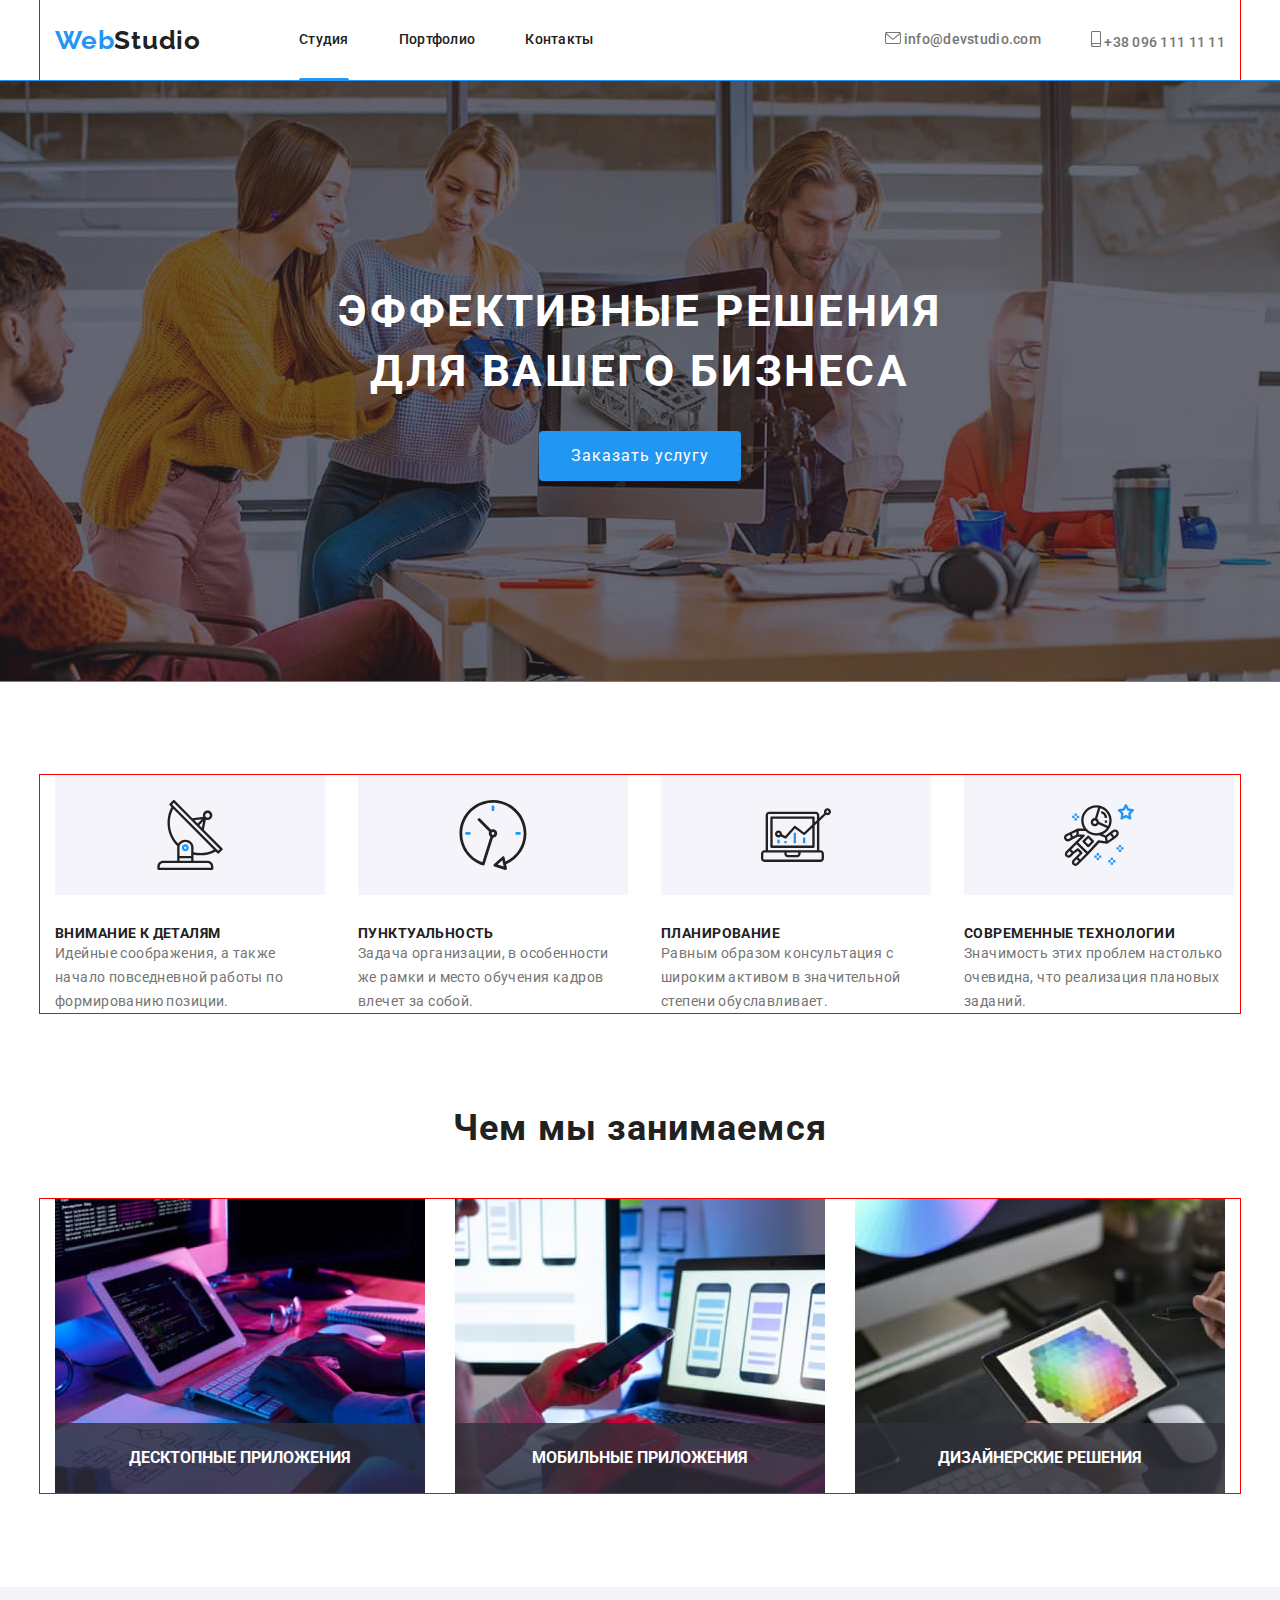
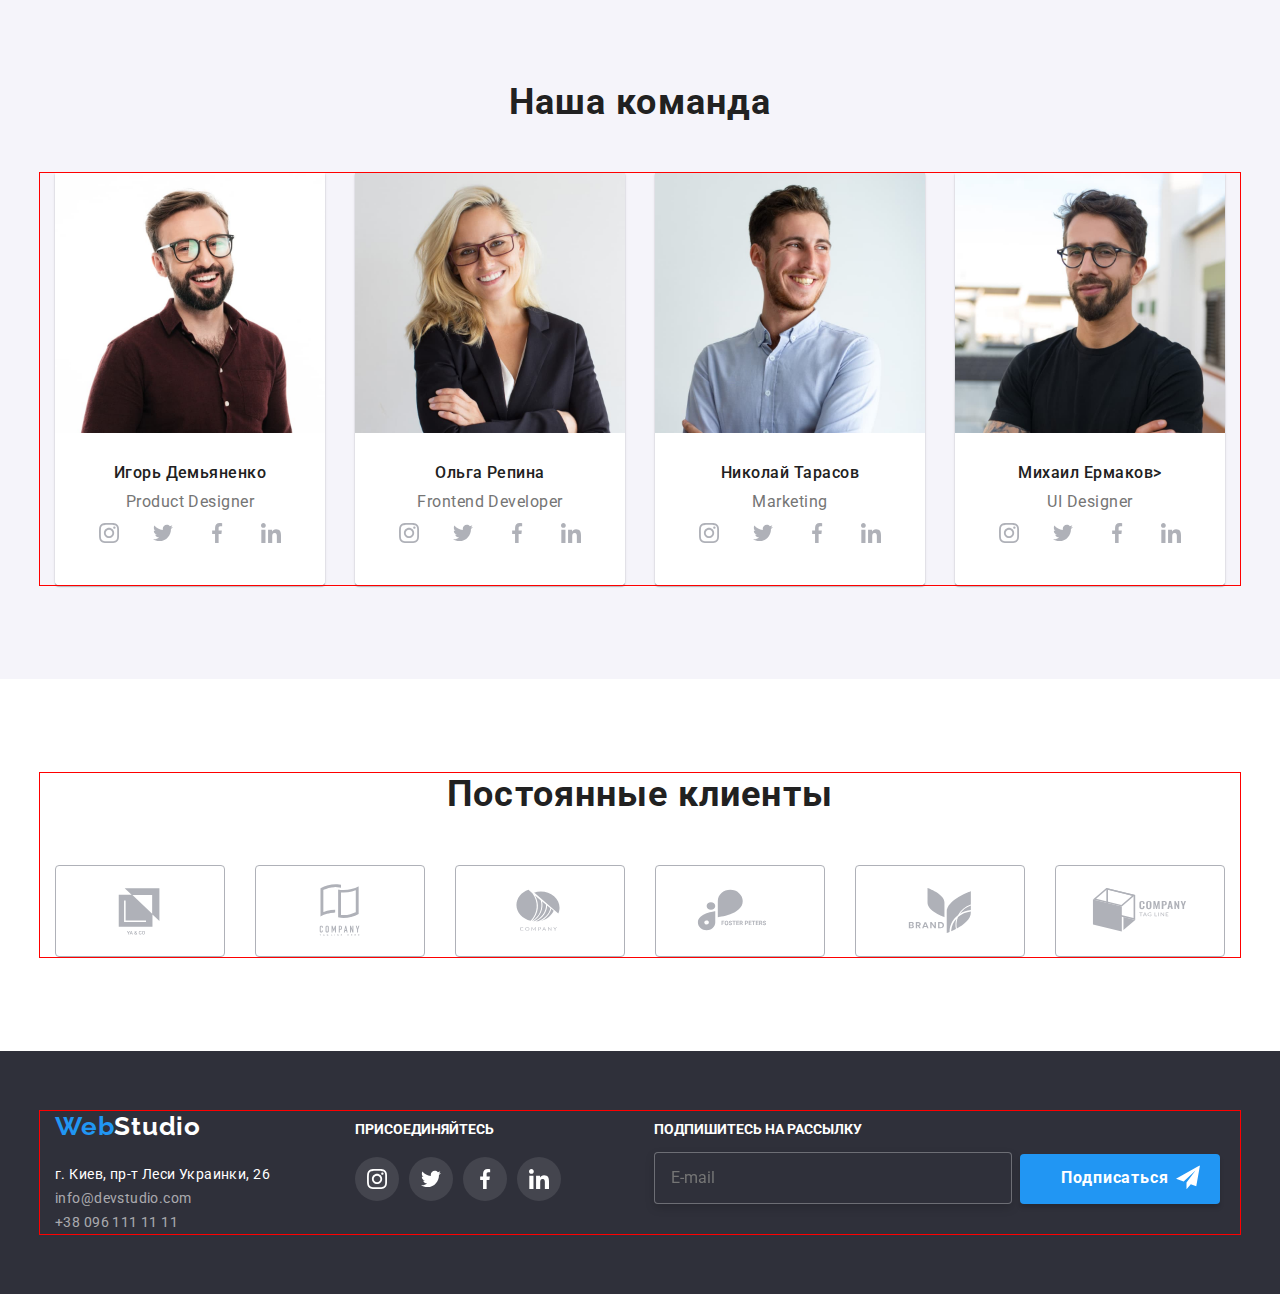
<file: index.html>
<!DOCTYPE html>
<html lang="ru">
<head>
                  <meta charset="UTF-8">
                  <meta http-equiv="X-UA-Compatible" content="IE=edge">
                  <meta name="viewport" content="width=device-width, initial-scale=1.0">
                  <title>Студия</title>
                  <link rel="preconnect" href="https://fonts.googleapis.com">
                  <link rel="preconnect" href="https://fonts.gstatic.com" crossorigin>
                  <link href="https://fonts.googleapis.com/css2?family=Raleway
                  :wght@700&family=Roboto:wght@400;500;700;900&display=swap" rel="stylesheet">
                  <link 
                  rel="stylesheet" 
                  href=" https://cdnjs.cloudflare.com/ajax/libs/modern-normalize/1.1.0/modern-normalize.min.css">
                  <!-- <link
                  rel="stylesheet"
                  href="https://github.com/sindresorhus/modern-normalize/blob/main/
                  modern-normalize.css"/> -->
                  <link rel="stylesheet" href="./css/styles.css"/>
                  
</head>
<body>
    <!--Site header-->
    <header> 
      <div class="container">
        <nav>
          <a href="index.html" class="logo"><span>Web</span> <span class="logo-color-black">Studio</span></a>


          <!-- Navigation to anoter pages -->
          <ul class="links">                
        <li><a href="index.html" class="link-nav-index">Студия</a></li>
        <li><a href="./portfolio.html" class="link-nav">Портфолио</a></li>
        <li><a href="#" class="link-nav">Контакты</a></li>
          </ul>
        </nav>
      
                
                  <!-- Contact info header-->  
                  <ul class="contacts">    
                  <li> <a  href="mailto:info@devstudio.com" class="a-mail">
                    <svg class="icon-envelopehover-svg">
                      <use href="./images/icons.svg#icon-envelope"></use>
                      </svg> info@devstudio.com</a>
                  </li>
                  <li> 
                     <a  href="tel:+380961111111" class="a-mail">
                       <svg class="icon-mobile-svg">
                      <use href="./images/icons.svg#icon-smartphone"></use>
                      </svg> +38 096 111 11 11</a>
                  </li>
                  </ul>
      </div>
    </header>

    <!--Main-->
    <main>

                <!--Hero-->
                <div> 
                <section class="hero">
                  <h1 class="hero-title">Эффективные решения для вашего бизнеса</h1>
                  <button data-modal-open class="hero-btn"  type="button">Заказать услугу</button>
                  <div data-modal class="backdrop is-hidden"> 
                    <div class="modal">
                      <div class="exit">
                        <button class="btn-exit-modal" type="button">
                      <svg class="close" data-modal-close width="30" 
                      height="30" fill="none" xmlns="http://www.w3.org/2000/svg">
                      <!-- commit 1st ATTEMPT -спроба- -->
                        <!-- <circle cx="15" cy="15" r="15" fill="#fff"/>
                        <circle cx="15" cy="15" r="14.5" /> -->
                        <path d="M21 10.108 19.892 9 15.5 13.392 11.108 9 10 10.108l4.392 4.392L10 18.892 11.108 
                        20l4.392-4.392L19.892 20 21 18.892 16.608 14.5 21 10.108Z" 
                        fill="#000"/>
                      </svg>
                    </button>
                    </div>
                      <!-- SEND TO FORM in Modal window-->
                      <div class="send-to-modal">
                        <form action="true" class="js-speaker-formM">
                      <h3 class="send-to-modal">Оставьте свои данные, мы вам перезвоним</h3>
                      <label class="label-style-modal" >
                       <span class="span-style-modal">Имя</span>
                      <input type="text" name="username" autofocus class="input-style-modal"/>
                      <svg class="icon-svg-modal" width="18" height="18">
                        <use href="./images/icons.svg#icon-person">
                        </use>
                      </svg>
                    </label>     
                      <label class="label-style-modal">
                        <span class="span-style-modal">Телефон</span>
                      <input type="tel" name="phone_number" class="input-style-modal" />
                      <svg class="icon-svg-modal" width="18" height="18">
                        <use href="./images/icons.svg#icon-phone">
                        </use>
                      </svg>
                      </label>
                       <label class="label-style-modal">
                       <span class="span-style-modal">Почта</span> 
                        <input type="email" name="email" required class="input-style-modal"/>
                        <svg class="icon-svg-modal" width="18" height="18">
                          <use href="./images/icons.svg#icon-email">
                          </use>
                        </svg>
                      </label>
                      <label class="label-style-modal">
                        <span class="span-style-modal">Комментарий</span>
                        <textarea name="feedback" rows="6" class="fback" placeholder="Введите текст" ></textarea>
                      </label>
                      
                      <label class="label-style-check">
                      <input type="checkbox" name="check"  class="checkbox"/>
                      <svg class="icon-check" width="16" height="15">
                        <use href="./images/icons.svg#icon-check">
                        </use>
                      </svg>

                        <span class="span-style-modal-condi">Соглашаюсь с рассылкой и принимаю 
                          <a href="#" class="conditions">Условия договора</a></span>
                          <button  class="btn-sendup" type="submit">Отправить</button>
                        </label>

                    </form>
                    </div>
                  </div>
                </section>                     
                </div>                 
                <!--Advantages-->   
                <section class="section" advanta>
                <h2 class="hedden-elem">Наши преимущества</h2>
                <div class="container advant"> 
                                  <ul>                
                                    <li class="list-advantages" >
                                      <div class="icon-antenna">
                                        <svg class="icon-antenna-svg">
                                        <use href="./images/icons.svg#icon-antenna"></use>
                                        </svg>
                                      </div>
                                      <h3 class="advantages">Внимание к деталям</h3>
                                    <p class="advantages-text">Идейные соображения, а также начало повседневной
                                     работы по формированию позиции.</p></li>

                                     <li class="list-advantages">
                                      <div class="icon-clock1">
                                        <svg class="icon-clock1-svg">
                                        <use href="./images/icons.svg#icon-clock"></use>
                                        </svg>
                                      </div>
                                      <h3 class="advantages">Пунктуальность</h3>
                                    <p class="advantages-text">Задача организации, в особенности же рамки и место
                                     обучения кадров влечет за собой.</p></li>

                                     <li class="list-advantages">
                                      <div class="icon-diagram1">
                                        <svg class="icon-diagram1-svg">
                                        <use href="./images/icons.svg#icon-diagram"></use>
                                        </svg>
                                      </div> 
                                      <h3 class="advantages">Планирование</h3>
                                    <p class="advantages-text">Равным образом консультация с широким активом в
                                     значительной степени обуславливает.</p></li>

                                    <li class="list-advantages">
                                      <div class="icon-astronaut1">
                                        <svg class="icon-astronaut1-svg">
                                        <use href="./images/icons.svg#icon-astronaut"></use>
                                        </svg>
                                      </div> 
                                      <h3 class="advantages">Современные технологии</h3>
                                    <p class="advantages-text">Значимость этих проблем настолько очевидна, 
                                    что реализация плановых заданий.</p></li>
                                    
                                    
                                  </ul>
                </div>
                </section>

                <!--What do we do?-->
                <section class="section do">
                  <h2 class="doing">Чем мы занимаемся</h2>
                  <div class="container">
                  <ul class="list-image-do">                
                                    <li> 
                                      <div class="product-thumb">
                                      <img class="image-do" src="images/img1-sec-do.jpg" alt="написание кода" width="370" height="294"/>
                                      <div class="item-do"><h3>Десктопные приложения</h3></div>
                                    </div>
                                    </li>
                                    <li>
                                      <div class="product-thumb">
                                      <img class="image-do" src="images/img2-sec-do.jpg" alt="мобильные версии экранов" width="370" height="294"/>
                                      <div class="item-do"><h3>Мобильные приложения</h3></div>
                                    </div>
                                    </li>
                                    <li> 
                                      <div class="product-thumb">
                                      <img class="image-do" src="images/img3-sec-do.jpg" alt="графика на планшете" width="370" height="294"/>
                                      <div class="item-do"><h3>Дизайнерские решения</h3></div>
                                    </div>
                                    </li>
                  </ul>
                  </div>                                  
                </section>

                <!--Our team-->
                <section class="section bgteam">
                    <h2 class="team"> Наша команда </h2>
                    <div class="container">
                    <ul class="list-image-team">
                      <li class="card-point"><img src="images/img1-sec-team.jpg" alt="Игорь Демьяненко Продакт Дизайнер" width="270" height="260">
                        <div  class="card-team">
                          <h3 class="img-name">Игорь Демьяненко</h3>
                        <p lang="en" class="img-proff">Product Designer</p>
                            <ul class="social">
                              <li class="social-link">
                                <a class="btn-soc" href="#" label="Инстаграм профиль">
                                  <svg class="soc-icon-svg">
                                    <use href="./images/icons.svg#icon-instagram">
                                    </use>
                                  </svg>
                                </a>
                              </li>
                              <li class="social-link">
                                <a class="btn-soc" href="#">
                                  <svg class="soc-icon-svg">
                                    <use href="./images/icons.svg#icon-twitter">
                                    </use>
                                  </svg>
                                </a>
                              </li>
                              <li class="social-link">
                                <a class="btn-soc" href="#">
                                  <svg class="soc-icon-svg">
                                    <use href="./images/icons.svg#icon-facebook">
                                    </use>
                                  </svg>
                                </a>
                              </li>
                              <li class="social-link">
                                <a class="btn-soc" href="#">
                                  <svg class="soc-icon-svg">
                                    <use href="./images/icons.svg#icon-linkedin">
                                    </use>
                                  </svg>
                                </a>
                              </li>
                            </ul>
                      </div>
                      </li>
                      <li class="card-point"><img src="images/img2-sec-team.jpg" alt="Ольга Репина Фронтендед Девелопер" width="270" height="260">
                        <div class="card-team">
                          <h3 class="img-name">Ольга Репина</h3>
                        <p lang="en" class="img-proff">Frontend Developer</p>
                        <ul class="social">
                          <li class="social-link">
                            <a class="btn-soc" href="#" label="Инстаграм профиль">
                              <svg class="soc-icon-svg">
                                <use href="./images/icons.svg#icon-instagram">
                                </use>
                              </svg>
                            </a>
                          </li>
                          <li class="social-link">
                            <a class="btn-soc" href="#">
                              <svg class="soc-icon-svg">
                                <use href="./images/icons.svg#icon-twitter">
                                </use>
                              </svg>
                            </a>
                          </li>
                          <li class="social-link">
                            <a class="btn-soc" href="#">
                              <svg class="soc-icon-svg">
                                <use href="./images/icons.svg#icon-facebook">
                                </use>
                              </svg>
                            </a>
                          </li>
                          <li class="social-link">
                            <a class="btn-soc" href="#">
                              <svg class="soc-icon-svg">
                                <use href="./images/icons.svg#icon-linkedin">
                                </use>
                              </svg>
                            </a>
                          </li>
                        </ul>
                      </div>
                    </li>
                      <li class="card-point"><img src="images/img3-sec-team.jpg" alt="Николай Тарасов Маркетинг" width="270" height="260">
                        <div class="card-team">
                          <h3 class="img-name">Николай Тарасов</h3>
                        <p lang="en" class="img-proff">Marketing</p>
                        <ul class="social">
                          <li class="social-link">
                            <a class="btn-soc" href="#" label="Инстаграм профиль">
                              <svg class="soc-icon-svg">
                                <use href="./images/icons.svg#icon-instagram">
                                </use>
                              </svg>
                            </a>
                          </li>
                          <li class="social-link">
                            <a class="btn-soc" href="#">
                              <svg class="soc-icon-svg">
                                <use href="./images/icons.svg#icon-twitter">
                                </use>
                              </svg>
                            </a>
                          </li>
                          <li class="social-link">
                            <a class="btn-soc" href="#">
                              <svg class="soc-icon-svg">
                                <use href="./images/icons.svg#icon-facebook">
                                </use>
                              </svg>
                            </a>
                          </li>
                          <li class="social-link">
                            <a class="btn-soc" href="#">
                              <svg class="soc-icon-svg">
                                <use href="./images/icons.svg#icon-linkedin">
                                </use>
                              </svg>
                            </a>
                          </li>
                        </ul>
                      </div>
                    </li>
                      <li class="card-point"><img src="images/img4-sec-team.jpg" alt="Михаил Ермаков Дизайнер пользовательского интерфейса" width="270" height="260">
                        <div class="card-team">
                          <h3 class="img-name">Михаил Ермаков></h3>
                          <p lang="en" class="img-proff">UI Designer</p>
                          <ul class="social">
                            <li class="social-link">
                              <a class="btn-soc" href="#" label="Инстаграм профиль">
                                <svg class="soc-icon-svg">
                                  <use href="./images/icons.svg#icon-instagram">
                                  </use>
                                </svg>
                              </a>
                            </li>
                            <li class="social-link">
                              <a class="btn-soc" href="#">
                                <svg class="soc-icon-svg">
                                  <use href="./images/icons.svg#icon-twitter">
                                  </use>
                                </svg>
                              </a>
                            </li>
                            <li class="social-link">
                              <a class="btn-soc" href="#">
                                <svg class="soc-icon-svg">
                                  <use href="./images/icons.svg#icon-facebook">
                                  </use>
                                </svg>
                              </a>
                            </li>
                            <li class="social-link">
                              <a class="btn-soc" href="#">
                                <svg class="soc-icon-svg">
                                  <use href="./images/icons.svg#icon-linkedin">
                                  </use>
                                </svg>
                              </a>
                            </li>
                          </ul>
                        </div>
                      </li>
                    </ul>
                    </div>
                </section>
                 <!--Regular clients-->
                <section class="section">
                  <div class="container">
                    <h2 class="regular-clients">Постоянные клиенты</h2>
                      <ul class="clients">
                        <li class="client">
                          <a href="#" class="btn-client">
                            <svg class="client-icon-svg" >
                              <use href="./images/icons.svg#icon-Logo-1"></use>
                            </svg>
                          </a>
                        </li>
                        <li class="client">
                          <a href="#" class="btn-client">
                            <svg class="client-icon-svg" >
                              <use href="./images/icons.svg#icon-Logo-2" ></use>
                            </svg>
                          </a>
                        </li>
                        <li class="client">
                          <a href="#" class="btn-client">
                            <svg class="client-icon-svg" >
                              <use href="./images/icons.svg#icon-Logo-3" ></use>
                            </svg>
                          </a>
                        </li>
                        <li class="client">
                          <a href="#" class="btn-client">
                            <svg class="client-icon-svg" >
                              <use href="./images/icons.svg#icon-Logo-4" ></use>
                            </svg>
                          </a>
                        </li>
                        <li class="client">
                          <a href="#" class="btn-client">
                            <svg class="client-icon-svg" >
                              <use href="./images/icons.svg#icon-Logo-5" ></use>
                            </svg>
                          </a>
                        </li>
                        <li class="client">
                          <a href="#" class="btn-client">
                            <svg class="client-icon-svg" >
                              <use href="./images/icons.svg#icon-Logo-6" ></use>
                            </svg>
                          </a>
                        </li>
                      </ul>
                  </div>
                </section>



    </main>

    <!--Footer-->
    <footer class="footer">
      <div class="container">
        <div class="logo-address-join-soc">
          <!-- LOGO & ADDRESS in Footer-->
          <div class="logo-address">
        <a href="index.html" class="logo"><span>Web</span><span class="logo-color-white">Studio</span></a>
           <!-- Contact info Footer-->
              <ul class="list-address">            
                  <li><address class="address">г. Киев, пр-т Леси Украинки, 26</address></li>    
                  <li><a class="address-footer" href="mailto:info@devstudio.com">info@devstudio.com</a></li>
                  <li><a class="address-footer" href="tel:+380961111111">+38 096 111 11 11</a></li>
              </ul>
          </div>
           <!-- JOIN US in Footer-->
              <div class="join-column">
                <h2 class="join">Присоединяйтесь</h3>
                <ul class="social">
                  <li class="social-link">
                    <a  class="btn-soc connect" href="#">
                      <svg class="soc-icon-svg" >
                        <use href="./images/icons.svg#icon-instagram">
                        </use>
                      </svg>
                    </a>
                  </li>
                  <li class="social-link">
                    <a  class="btn-soc connect" href="#">
                      <svg class="soc-icon-svg" >
                        <use href="./images/icons.svg#icon-twitter">
                        </use>
                      </svg>
                    </a >
                  </li>
                  <li class="social-link">
                    <a  class="btn-soc connect" href="#" >
                      <svg class="soc-icon-svg" >
                        <use href="./images/icons.svg#icon-facebook">
                        </use>
                      </svg>
                    </a >
                  </li>
                  <li class="social-link">
                    <a  class="btn-soc connect" href="#" >
                      <svg class="soc-icon-svg" >
                        <use href="./images/icons.svg#icon-linkedin">
                        </use>
                      </svg>
                    </a>
                  </li>
                </ul>
            </div>
            <!-- SIGN UP FORM in Footer-->
            <div class="sign-up">
            <form class="js-speaker-form">
                <h3 class="sign-up-sending">Подпишитесь на рассылку</h3>
                <label>
                <input class="sing-up-input" type="email" name="email" required placeholder="E-mail"/>
              </label>
              <button type="submit" class="btn-signup">Подписаться</button>
              <span class="icon-style">
                <svg class="signup-svg" width="24" height="24">
                  <use href="./images/icons.svg#icon-signup">
                  </use>
                </svg>
              </span>
            </form>
          </div>
        </div>
      </div>   
    </footer>
  <!-- Modal window -->
  <script src="./js/modal.js"></script>

  <!-- validation script for "name" & "value" in input> -->
  <script src="./js/current.js"></script>
</body>
</html>
</file>
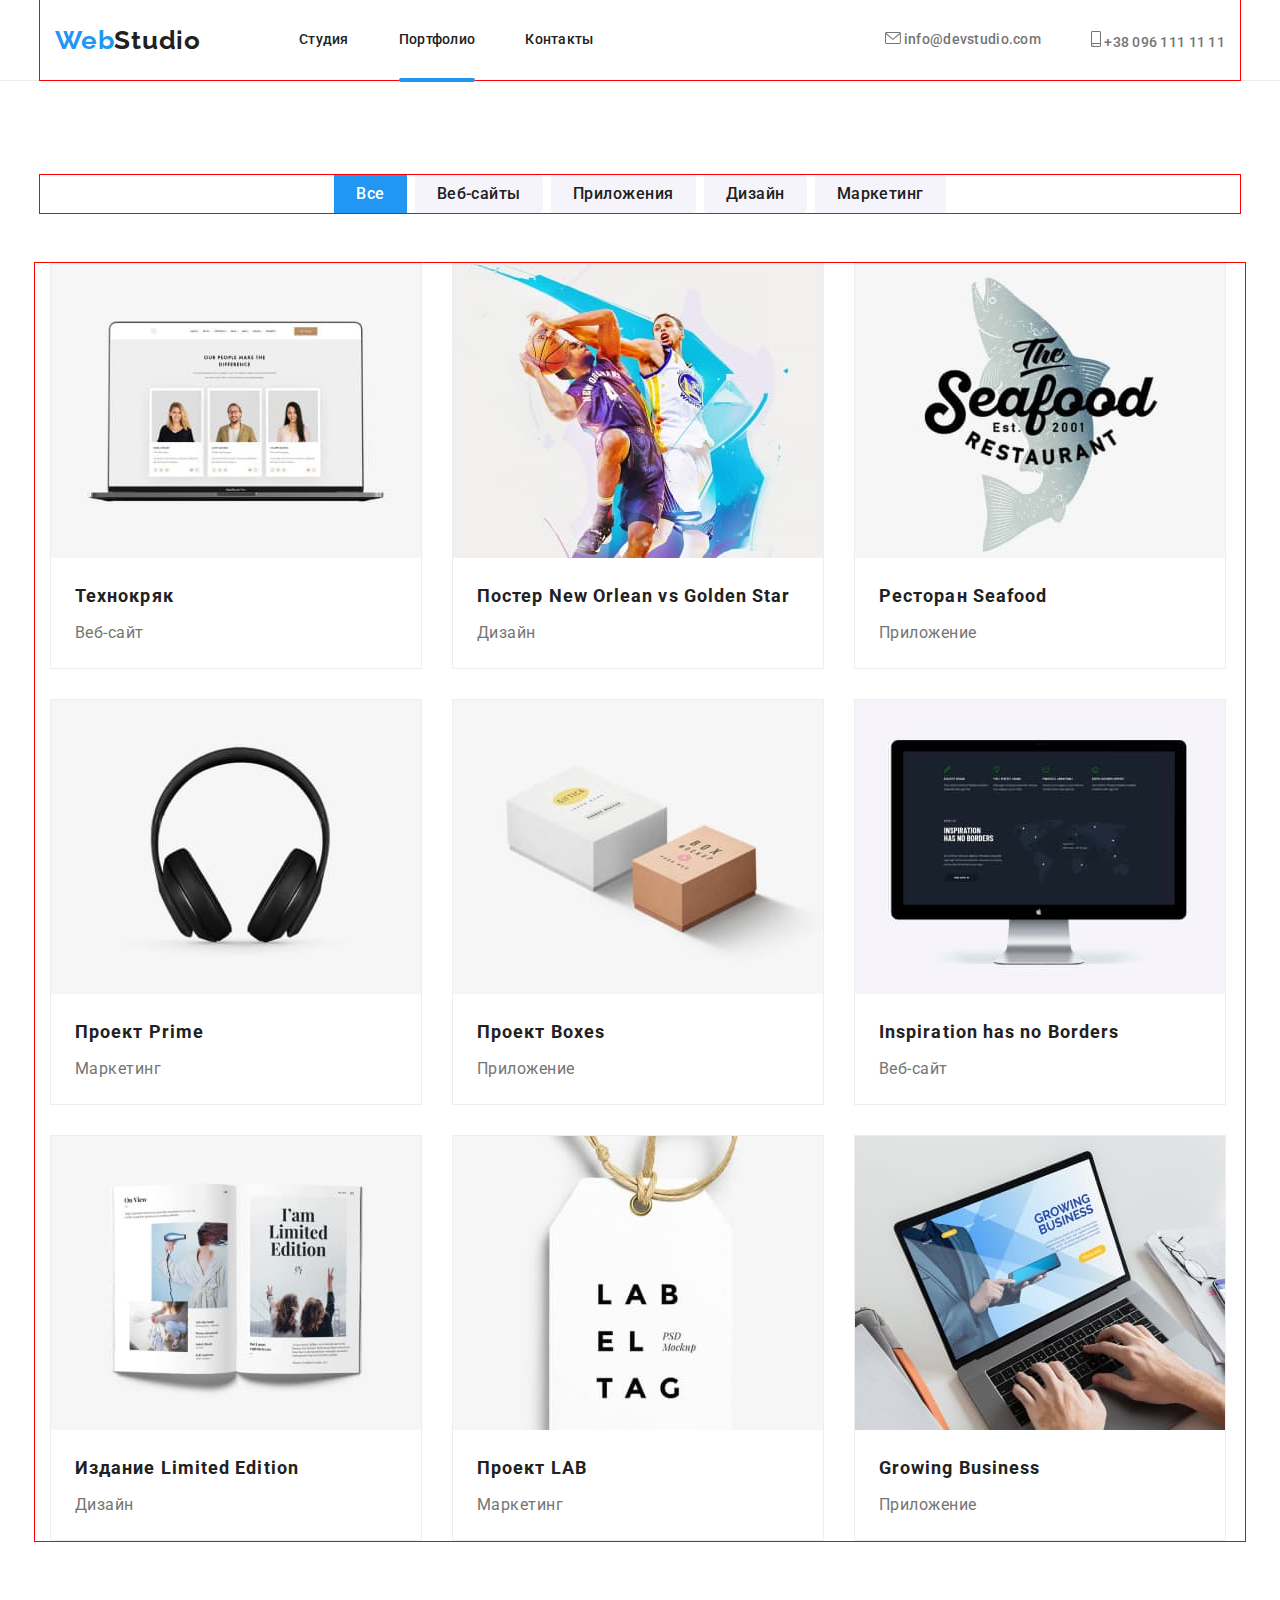
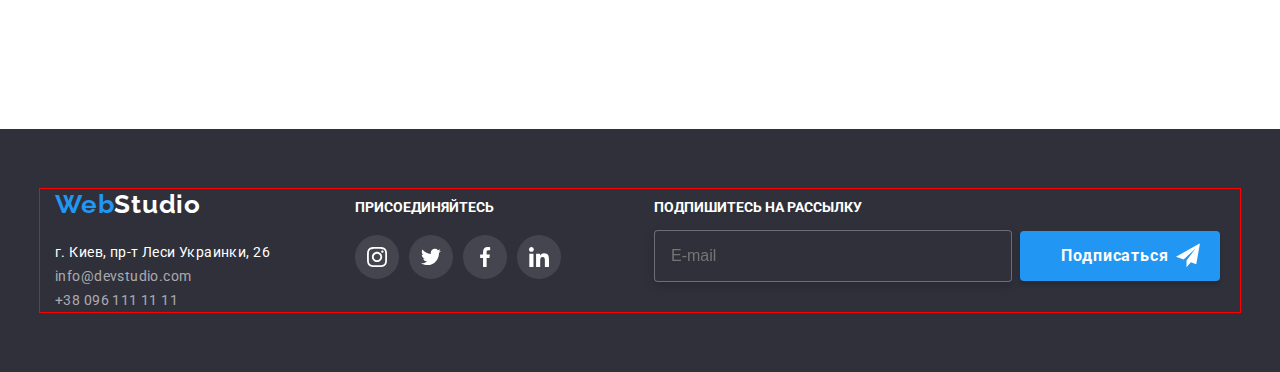
<file: portfolio.html>
<!DOCTYPE html>
<html lang="ru">
<head>
                  <meta charset="UTF-8">
                  <meta http-equiv="X-UA-Compatible" content="IE=edge">
                  <meta name="viewport" content="width=device-width, initial-scale=1.0">
                  <title>Портфолио</title>
                  <link rel="preconnect" href="https://fonts.googleapis.com">
                  <link rel="preconnect" href="https://fonts.gstatic.com" crossorigin>
                  <link href="https://fonts.googleapis.com/css2?family=Raleway:wght@700&family=Roboto:wght@400;500;700;900&display=swap" rel="stylesheet">
                  <link rel="stylesheet" href="./css/styles.css"/>
                 
</head>
<body>
  <!--Site header-->
  <header> 
    <div class="container">
      <nav>
        <a href="index.html" class="logo"><span>Web</span> <span class="logo-color-black">Studio</span></a>


        <!-- Navigation to anoter pages -->
        <ul class="links">                
      <li><a href="index.html" class="link-nav">Студия</a></li>
      <li><a href="./portfolio.html" class="link-nav-portfolio">Портфолио</a></li>
      <li><a href="#" class="link-nav">Контакты</a></li>
        </ul>
      </nav>
    
              
                <!-- Contact info header-->  
                <ul class="contacts">    
                <li> <a  href="mailto:info@devstudio.com" class="a-mail">
                  <svg class="icon-envelopehover-svg">
                    <use href="./images/icons.svg#icon-envelope"></use>
                    </svg> info@devstudio.com</a>
                </li>
                <li> 
                   <a  href="tel:+380961111111" class="a-mail">
                     <svg class="icon-mobile-svg">
                    <use href="./images/icons.svg#icon-smartphone"></use>
                    </svg> +38 096 111 11 11</a>
                </li>
                </ul>
    </div>
  </header>
    <main>
     <section class="section portfolio">
       <h1 class="hedden-elem">Портфолио</h1>
       <div class="container">
         <ul class="list-btn">
           <li><button class="all-btn" type="button">Все</button></li>
           <li><button class="web-btn" type="button">Веб-сайты</button></li>
           <li><button class="apps-btn" type="button">Приложения</button></li>
           <li><button class="disg-btn" type="button">Дизайн</button></li>
           <li><button class="markt-btn" type="button">Маркетинг</button></li>           
         </ul>
       </div>
          <ul class="container-main-por">
            <li class="card-portfolio one">
            <a href="#" class="card1">
              <img src="./images/img1-main-por.jpg" alt="img" width="370" height="294">
              <div class="name-product">
                <div class="kryak"> <!-- Технокряк это современная площадка распространения коронавируса. 
                  Компании используют эту платформу для цифрового шпионажа и атак на защищённые сервера конкурентов. -->
                </div>
                <h2 class="product">Технокряк</h2>
              <p class="type-product">Веб-сайт</p>
                </div>
            </a>
            </li>
            <li class="card-portfolio two">
              <a href="#" class="card2">
              <img src="./images/img2-main-por.jpg" alt="img" width="370" height="294">
              <div class="name-product">
                <div class="kryak"> <!-- Технокряк это современная площадка распространения коронавируса. 
                  Компании используют эту платформу для цифрового шпионажа и атак на защищённые сервера конкурентов. -->
                </div>
              <h2 class="product">Постер <span lang="en">New Orlean vs Golden Star</span></h2>
              <p class="type-product">Дизайн</p>
            </div>
            </a> 
            </li>
            <li class="card-portfolio three">
              <a href="#" class="card3">
              <img src="./images/img3-main-por.jpg" alt="img" width="370" height="294">
              <div class="name-product">
                <div class="kryak"> <!-- Технокряк это современная площадка распространения коронавируса. 
                  Компании используют эту платформу для цифрового шпионажа и атак на защищённые сервера конкурентов. -->
                </div>
                <h2 class="product">Ресторан <span lang="en">Seafood</span></h2>
              <p class="type-product">Приложение</p>
            </div>
          </a> 
            </li>
            <li class="card-portfolio four">
              <a href="#" class="card4">
              <img src="./images/img4-main-por.jpg" alt="img" width="370" height="294">
              <div class="name-product">
                <div class="kryak"> <!-- Технокряк это современная площадка распространения коронавируса. 
                  Компании используют эту платформу для цифрового шпионажа и атак на защищённые сервера конкурентов. -->
                </div> 
              <h2 class="product">Проект <span lang="en">Prime</span></h2>
              <p class="type-product">Маркетинг</p>
            </div>
          </a>
            </li>
            <li class="card-portfolio five">
              <a href="#" class="card5">
              <img src="./images/img5-main-por.jpg" alt="img" width="370" height="294">
              <div class="name-product">
                <div class="kryak"> <!-- Технокряк это современная площадка распространения коронавируса. 
                  Компании используют эту платформу для цифрового шпионажа и атак на защищённые сервера конкурентов. -->
                </div> 
                <h2 class="product">Проект <span lang="en">Boxes</span></h2>
              <p class="type-product">Приложение </p>
            </div>
            </a>
            </li>
            <li class="card-portfolio six">
              <a href="#" class="card6">
              <img src="./images/img6-main-por.jpg" alt="img" width="370" height="294">
              <div class="name-product">
                <div class="kryak"> <!-- Технокряк это современная площадка распространения коронавируса. 
                  Компании используют эту платформу для цифрового шпионажа и атак на защищённые сервера конкурентов. -->
                </div> 
                <h2 class="product" lang="en">Inspiration has no Borders</h2>
              <p class="type-product">Веб-сайт</p>
            </div>
            </a>
            </li>
            <li class="card-portfolio seven">
              <a href="#" class="card7">
              <img src="./images/img7-main-por.jpg" alt="img" width="370" height="294">
              <div class="name-product">
                <div class="kryak"> <!-- Технокряк это современная площадка распространения коронавируса. 
                  Компании используют эту платформу для цифрового шпионажа и атак на защищённые сервера конкурентов. -->
                </div> 
               <h2 class="product">Издание <span lang="en">Limited Edition</span></h2>
              <p class="type-product">Дизайн</p>
            </div>
          </a>
            </li>
            <li class="card-portfolio eight">
              <a href="#" class="card8">
              <img src="./images/img8-main-por.jpg" alt="img" width="370" height="294">
              <div class="name-product">
                <div class="kryak"> <!-- Технокряк это современная площадка распространения коронавируса. 
                  Компании используют эту платформу для цифрового шпионажа и атак на защищённые сервера конкурентов. -->
                </div>  
                <h2 class="product">Проект <span lang="en">LAB</span></h2>
              <p class="type-product">Маркетинг</p>
            </div>
            </a>
            </li>
            <li class="card-portfolio nine">
              <a href="#" class="card9">
              <img src="./images/img9-main-por.jpg" alt="img" width="370" height="294">
              <div class="name-product">
                <div class="kryak"> <!-- Технокряк это современная площадка распространения коронавируса. 
                  Компании используют эту платформу для цифрового шпионажа и атак на защищённые сервера конкурентов. -->
                </div>
                <h2 class="product" lang="en">Growing Business</h2>
              <p class="type-product">Приложение</p>
            </div>
          </a>
            </li>
           </ul>
     </section>
    </main>
    <!--Footer-->
    <footer class="footer">
      <div class="container">
        <div class="logo-address-join-soc">
          <!-- LOGO & ADDRESS in Footer-->
          <div class="logo-address">
        <a href="index.html" class="logo"><span>Web</span><span class="logo-color-white">Studio</span></a>
           <!-- Contact info Footer-->
              <ul class="list-address">            
                  <li><address class="address">г. Киев, пр-т Леси Украинки, 26</address></li>    
                  <li><a class="address-footer" href="mailto:info@devstudio.com">info@devstudio.com</a></li>
                  <li><a class="address-footer" href="tel:+380961111111">+38 096 111 11 11</a></li>
              </ul>
          </div>
           <!-- JOIN US in Footer-->
              <div class="join-column">
                <h2 class="join">Присоединяйтесь</h3>
                <ul class="social">
                  <li class="social-link">
                    <a  class="btn-soc connect" href="#">
                      <svg class="soc-icon-svg" >
                        <use href="./images/icons.svg#icon-instagram">
                        </use>
                      </svg>
                    </a>
                  </li>
                  <li class="social-link">
                    <a  class="btn-soc connect" href="#">
                      <svg class="soc-icon-svg" >
                        <use href="./images/icons.svg#icon-twitter">
                        </use>
                      </svg>
                    </a >
                  </li>
                  <li class="social-link">
                    <a  class="btn-soc connect" href="#" >
                      <svg class="soc-icon-svg" >
                        <use href="./images/icons.svg#icon-facebook">
                        </use>
                      </svg>
                    </a >
                  </li>
                  <li class="social-link">
                    <a  class="btn-soc connect" href="#" >
                      <svg class="soc-icon-svg" >
                        <use href="./images/icons.svg#icon-linkedin">
                        </use>
                      </svg>
                    </a>
                  </li>
                </ul>
            </div>
            <!-- SIGN UP FORM in Footer-->
            <div class="sign-up">
            <form class="js-speaker-form">
                <h3 class="sign-up-sending">Подпишитесь на рассылку</h3>
                <label>
                <input class="sing-up-input" type="email" name="email" required placeholder="E-mail"/>
              </label>
              <button type="submit" class="btn-signup">Подписаться</button>
              <span class="icon-style">
                <svg class="signup-svg" width="24" height="24">
                  <use href="./images/icons.svg#icon-signup">
                  </use>
                </svg>
              </span>
            </form>
          </div>
        </div>
      </div>   
    </footer>

     <!-- validation script for "name" & "value" in input> -->
  <script src="./js/current.js"></script>
</body>
</html>
</file>
<file: css/styles.css>
/* ===============RESET styles 🧐 starts here========== */
*,
*::after,
*::before {
    padding: 0;
    margin: 0;
    box-sizing: border-box;
}

a {
    text-decoration: none;
    cursor: pointer;
}

ul, li {
    list-style: none;
}

button {
    border: none;
    cursor: pointer;
    font-family: inherit;
    transition-property: background-color, color, box-shadow;
    transition-duration: 250ms;
    transition-timing-function: cubic-bezier(0.4, 0, 0.2, 1)
}

/* ===============RESET styles 🧐 ends here========== */



:root {
    /* color for main-PRIMARY TEXT */
    --main-color: #212121;
    /* color for SECONDARY TEXT */
    --sec-color: #757575;
     /* color for SELECTION -ACCENT TEXT */
    --act-color: #2196F3;
/* color for BLACK backgroud*/
    --prim-white-background: #FFFFFF;
    --sec-grey-background-color: #E5E5E5;
    --thir-grey-white-background: #F5F4FA;

}
body{
    background-color: var(--prim-white-background);
    font-family: 'Roboto', sans-serif;
    font-style: normal;
    font-size: 14px;
    color: #050303;
}
.section {
    padding-top: 94px;
}

.container {
    padding: 0 15px;
    width: 1200px;
    outline: 1px solid red;
    margin: 0 auto;
}

.hedden-elem {
    width: 1px;
    height: 1px;
    overflow: hidden;
    opacity: 0;
    margin-top: -1px;
}

/* ===============Header styles 🧐 starts here========== */

nav,
.links,
.contacts,
header .container {
    display: flex;
    justify-content: space-between;
    transition-property: color, fill;
    transition-duration: 250ms;
    transition-timing-function: cubic-bezier(0.4, 0, 0.2, 1);
}

header{
    border-bottom: 1px solid #ececec;
}
header .logo {
    margin-right: 93px;
    display: flex;
    align-items: center;
}

.logo {
    font-family: "Raleway", sans-serif;
    font-style: normal;
    font-weight: bold;
    font-size: 26px;
    line-height: calc(31/26);
    letter-spacing: 0.03em;
    color: var(--act-color);
}

.logo-color-black {
    color: var(--main-color);
    display: inline-block;
    margin-right: 5px;
}

.logo-color-white {
    color: #FFFFFF;
}
.contacts li a,
.links li a {
    margin-right: 50px;
    display: inline-block;
    padding: 30.5px 0;
    color: var(--main-color);
    font-weight: 500;
    line-height: calc(16/14);
    letter-spacing: 0.02em;
    transition-property: color;
    transition-duration: 250ms;
    transition-timing-function: cubic-bezier(0.4, 0, 0.2, 1);
}

.links li:last-child a {
    margin-right: 0px;
    
}

.contacts li a {
    margin: 0 0 0 50px;
    color: var(--sec-color);
    transition-property: color;
    transition-duration: 250ms;
    transition-timing-function: cubic-bezier(0.4, 0, 0.2, 1);

}

.contacts li a:hover,
.contacts li a:focus,
.links li a:focus,
.links li a:hover {
    color: var(--act-color);
}
/* .a-mail:hover .icon-envelopehover-svg {
    fill: var(--act-color);} 
 */


/* 
.a-mail:hover,
.a-mail:focus {
    color: var(--act-color);
}  */

.contacts li:first-child a {
    margin-left: 0px;
}

.icon-envelopehover-svg {
    width: 16px;
    height: 12px;
    fill: currentColor;
}
.icon-mobile-svg {
    width: 10px;
    height: 16px;
    fill:currentColor;
}

.link-nav-index,
.link-nav-portfolio {
    position: relative;
}

.link-nav-index::after,
.link-nav-portfolio::after {
    position: absolute;
    bottom: -1px;
    transform: translateY(100%);
    content: '';
    display: block;
    width: 100%;
    height: 4px;
    background: var(--act-color);
    border-radius: 2px;
}

/* ===============Header styles 🧐 ends here========== */

/* ===============Hero styles 🧐 starts here========== */

.hero {
    position: relative;
    background: #2f303a;
    padding: 200px 0;
    max-width: 1600px;
    margin: 0px auto;
    text-align: center;
    outline: 1px solid #2196F3;
    background-image: linear-gradient(to right, rgba(47,48,58,0.4), rgba(52, 52, 53, 0.4)), 
    url("../images/imgbgfon.jpg");
    background-repeat: no-repeat;
    background-position: center;
    background-size: cover;
    }

.hero-title {
    font-size: 44px;
    text-transform: uppercase;
    max-width: 650px;
    color:#FFFFFF;
    line-height: calc(60/44);
    text-align: center;
    letter-spacing: 0.06em;
    margin: 0 auto;
    margin-bottom: 30px;
}
.hero-btn {
    /* position: relative; */
    padding: 10px 32px;
    background: var(--act-color);
    box-shadow: 0px 4px 4px rgba(0, 0, 0, 0.15);
    border-radius: 4px;
    font-size: 16px;
    line-height: 30px;
    letter-spacing: 0.06em;
    color: var(--prim-white-background);
    margin: 0 auto;
    max-width: 650px;
    transition-property: background-color, color, box-shadow;
    transition-duration: 250ms;
    transition-timing-function: cubic-bezier(0.4, 0, 0.2, 1);
}

.hero-btn:hover,
.hero-btn:focus {
    background: #188CE8;
    box-shadow: 0px 4px 4px rgba(0, 0, 0, 0.15);
    color: var(--prim-white-background);
}
/* ===============Modal window styles 🧐 stars here========== */
.backdrop {
    z-index: 2;
    position: fixed;
    top: 0;
    left: 0;
    width: 100%;
    height: 100%;
    background: rgba(0, 0, 0, 0.2);
}

.backdrop.is-hidden {
    visibility: hidden;
    opacity: 0;
    pointer-events: none;

}
.modal {
    
    position: absolute;
    top: 50%;
    left: 50%;
    transform: translate(-50%, -50%);
    max-width: 528px;
    max-height: 581px;
    padding-top: 40px;
    padding-left: 40px;
    padding-bottom: 40px;
    padding-right: 40px;
    background: var(--prim-white-background);
    box-shadow: 0px 1px 3px rgba(0, 0, 0, 0.12), 0px 1px 1px rgba(0, 0, 0, 0.14), 0px 2px 1px rgba(0, 0, 0, 0.2);
    border-radius: 4px;
}
.exit {
    position: relative;
}
.close {
    position: absolute;
    top: -1px;
    left: -1px;
    stroke: #000;
    stroke-opacity: 0.1;
    transition: stroke, stroke-opacity;
    transition-duration: 250ms;
    transition-timing-function: cubic-bezier(0.4, 0, 0.2, 1);
  }
  .close:hover {
    stroke: #2196f3;
    stroke-opacity: 1;
  }
.btn-exit-modal {
    position: absolute;
    top: -30px;
    right: -30px;
    display: inline-flex;
    width: 30px;
    height: 30px;
    border-radius: 50%;
    border: 1px solid rgba(33, 33, 33, 0.2);
    background-color: var(--prim-white-background);
}
       

.send-to-modal {
    font-family: Roboto;
    font-style: normal;
    font-weight: bold;
    font-size: 20px;
    line-height: calc(23 / 20);
    letter-spacing: 0.03em;
    color: var(--main-color);
    /* margin-top: 40px; */
    margin-bottom: 12px;
    /* padding-left: 5px;
    padding-right: 5px; */

}

.label-style-modal {
    position: relative;
    display: flex;
    flex-direction: column;
    padding-left: 5px;
}

.span-style-modal {
    /* position: relative; */
    font-family: Roboto;
    font-style: normal;
    font-weight: normal;
    font-size: 12px;
    line-height: 14px;
    letter-spacing: 0.01em;
    /* margin-left: 0px; */
    color: var(--sec-color);
    text-align: start;
    /* /* margin-top: 10px; */
    margin-bottom: 4px;

}
.input-style-modal {
    /* position: relative; */
    border-color: 1px solid rgba(33, 33, 33, 0.2);
    border: 1px solid rgba(33, 33, 33, 0.2);
    box-sizing: border-box;
    border-radius: 4px;
    font-size: 14px;
    width: 448px;
    height: 40px;
    line-height: calc(16 / 14);
    letter-spacing: 0.01em;
    color: var(--sec-color);
    padding-left: 42px;
    padding-top: 11px;
    padding-bottom: 11px;
    padding-right: 11px;
    margin-bottom: 10px;
    cursor: pointer;
}

.icon-svg-modal {
    position: absolute;
    transform: translateY(150%);
    margin-left: 12px;
    cursor: pointer;
    fill: var(--main-color);
}
.fback {
    border-color: 1px solid rgba(33, 33, 33, 0.2);
    border: 1px solid rgba(33, 33, 33, 0.2);
    box-sizing: border-box;
    border-radius: 4px;
    font-family: Roboto;
    font-style: normal;
    font-weight: normal;
    font-size: 12px;
    line-height: 14px;
    letter-spacing: 0.01em;
    width: 448px;
    color: rgba(117, 117, 117, 0.5);
    padding-top: 12px;
    padding-left: 12px;
    margin-bottom: 20px;
    
}
.checkbox {
    font-size: 14px;
    line-height: calc(24 / 14);
    letter-spacing: 0.03em;
    color: #757575;
    margin-bottom: 30px;
    display: inline-block;
    -webkit-appearance: none;
    -moz-appearance: none;
    appearance: none;
    position: absolute;
    transform: translateX(-50%);
  }

  .icon-check {
    border: 2px solid var(--main-color);
    border-radius: 4px;
    background-color: var(--prim-white-background);
    fill: var(--prim-white-background);
    /* margin-left: 12px; */
    /* margin-right: 9px; */
    text-align: start;
  }
  .checkbox:checked + .icon-check {
    background-origin: border-box;
    border-color: var(--act-color);
    background-color: var(--act-color);
    fill: var(--act-color);
    transition-property: fill, border-color;
    transition-duration: 250ms;
    transition-timing-function: cubic-bezier(0.4, 0, 0.2, 1);
}
  .label-style-check {
    display: inline-block;
    font-size: 14px;
    line-height: calc(24 / 14);
    text-align: start;
    padding-left: 12px;
  }

.input-style-modal:hover,
.input-style-modal:focus,
.input-style-modal:focus + .icon-svg-modal,
.input-style-modal:hover + .icon-svg-modal,
.fback:hover,
.fback:focus {
  border-color: var(--act-color);
  outline: var(--act-color);
  fill: var(--act-color);
  transition-property: border-color, fill;
  transition-duration: 250ms;
  transition-timing-function: cubic-bezier(0.4, 0, 0.2, 1);
}
  .checkbox {
    position:absolute;
    transform: translateY(160%);
}
.conditions {
    color: var(--act-color);
    text-decoration: underline;
   
}


.span-style-modal-condi {
    font-family: Roboto;
    font-style: normal;
    font-weight: normal;
    font-size: 12px;
    line-height: 14px;
    letter-spacing: 0.01em;
    color: var(--sec-color);
    margin-top: 20px;
    margin-bottom: 30px;
    /* margin-right: 51px; */
    margin-left: 4px;
    text-align: none;
}

.btn-sendup {
    font-family: Roboto;
    font-style: normal;
    font-weight: bold;
    font-size: 16px;
    letter-spacing: 0.06em;
    width: 200px;
    height: 50px;
    /* padding-right: 10px; */
    background: #2196F3;
    color: #fff;
    box-shadow: 0px 4px 4px rgba(0, 0, 0, 0.15);
    border-radius: 4px;
    margin-top: 30px;
    margin-bottom: 40px;
    padding: 10px 55px;
    margin-top: 30px;
    margin-left: 124px;

}
/* ===============Modal window styles 🧐 ends here========== */
/* ===============Hero styles 🧐 ends here========== */

/* ===============Advantages styles 🧐 starts here========== */
.advanta {
    padding-bottom: 0px;
}
.icon-antenna,
.icon-clock1,
.icon-diagram1,
.icon-astronaut1 {
    display: flex;
    justify-content: center;
    align-items: center;
    width: 270px;
    height: 120px;
    margin-bottom: 30px;
    /* outline: 1px solid #2196F3; */
    background: #F5F4FA;
}
.icon-antenna-svg,
.icon-clock1-svg,
.icon-diagram1-svg,
.icon-astronaut1-svg {
    width: 70px;
    height: 70px;
    }

/* .list-advantages, */
.advantages,
.advantages-text,
h2 .container,
.list-image-do,
.list-image-team {
    display: flex;
    justify-content: space-between;
}

.container >.hedden-elem {
    margin: 94px 215px;
}

.advantages-text {
    max-width: 270px;
}

.list-advantages {
    display: flex;
    display: inline-block;
    margin-left: 30px;      
}

.list-advantages:first-child {
    margin-left: 0px;
  }
  
.list-advantages:last-child {
    margin-right: 0px;
 }

 .advant {
     padding-right: 0px;
 }

.advantages,
.join
.item-do {
    font-family: Roboto;
    font-style: normal;
    font-weight: bold;
    font-size: 14px;
    line-height: 16px;
    letter-spacing: 0.03em;
    text-transform: uppercase;
    color: var(--main-color);
}

.advantages-text {
    font-family: Roboto;
    font-style: normal;
    font-weight: normal;
    font-size: 14px;
    line-height: 24px;
    letter-spacing: 0.03em; 
    color: var(--sec-color);
}

/* ===============Advantages styles 🧐 ends here========== */

/* ===============DOING & team styles 🧐 starts here========== */
.do {
    padding-bottom: 94px;
}

.doing,
.team,
.regular-clients {
    margin: 0 auto;
    font-family: Roboto;
    font-style: normal;
    font-weight: bold;
    font-size: 36px;
    line-height: 42px;
    text-align: center;
    letter-spacing: 0.03em;
    color: var(--main-color);
}
.doing,
.team,
.regular-clients {
     margin-bottom: 50px;
}
.product-thumb {
    position: relative;
}
.item-do {
    width: 100%;
    height: 70px;
    position: absolute;
    bottom: 0;
    display: flex;
    justify-content: center;
    align-items: center;
    color: var(--prim-white-background);
    background: rgba(47, 48, 58, 0.8);
    text-transform: uppercase;
}

.card-point {
    box-shadow: 0px 1px 3px rgba(0, 0, 0, 0.12), 
    0px 1px 1px rgba(0, 0, 0, 0.14), 0px 2px 1px 
    rgba(0, 0, 0, 0.2);
    border-radius: 0px 0px 4px 4px;
    transition-property: box-shadow;
    transition-duration: 250ms;
    transition-timing-function: cubic-bezier(0.4, 0, 0.2, 1);
}

.card-point:hover {
    box-shadow: 0px 1px 1px rgba(0, 0, 0, 0.12), 0px 4px 4px rgba(0, 0, 0, 0.06),
      1px 4px 6px rgba(0, 0, 0, 0.16);
   
    }
.card-team {
    padding-top: 30px;
    padding-bottom: 30px;
    background: var(--prim-white-background);
    border-radius: 0px 0px 4px 4px;
   }

h3.img-name {
    /* padding-top: 30px; */
    padding-bottom: 10px;
}

/* p.img-proff {
     padding-bottom: 30px;
} */

img {
    display: block;
}

.image-do li {
    display: inline-block;
}

.img-name {
    font-family: Roboto;
    font-style: normal;
    font-weight: 500;
    font-size: 16px;
    line-height: 19px;
    text-align: center;
    letter-spacing: 0.03em;
    color: var(--main-color);

}

.img-proff {
    font-family: Roboto;
    font-style: normal;
    font-weight: normal;
    font-size: 16px;
    line-height: 19px;
    text-align: center;
    letter-spacing: 0.03em;
    color: var(--sec-color);

}

.bgteam {
    padding-bottom: 94px;
    background-color: var(--thir-grey-white-background);
}
.social {
    display: flex;
    justify-content: center;
    align-items: center;
    /* margin-bottom: 30px; */
}

.social-link {
    margin-right: 10px;
}
.social-link:last-child {
    margin-right: 0px;
}

.btn-soc {
    width: 44px;
    height: 44px;
    display: flex;
    justify-content: center;
    align-items: center;
    border-radius: 50%;
    fill: #afb1b8;
    transition-property: fill, background-color;
    transition-duration: 250ms;
    transition-timing-function: cubic-bezier(0.4, 0, 0.2, 1); 
}
.soc-icon-svg
 {
    width: 20px;
    height: 20px;
    transition-property: fill, background-color;
    transition-duration: 250ms;
    transition-timing-function: cubic-bezier(0.4, 0, 0.2, 1);
    }

.client-icon-svg {
        width: 106px;
        height: 60px;
     }

.btn-soc:focus,
.btn-soc:hover,
.soc-icon-svg:hover,
.soc-icon-svg:focus
{
    background: var(--act-color);
    fill: #FFFFFF;
}
.connect {
    fill: #FFFFFF;
}
/* ===============DOING & team styles 🧐 ends here========== */

/* ===============Regular clients styles 🧐 starts here========== */
.clients {
    padding: 0;
    margin: 0;
    list-style: none;
    display: flex;
    justify-content: center;
    align-content: center;
  }
  .clients > .client {
    margin-right: 30px;
    text-align: center;
  }
  .clients .client:last-child {
    margin: 0;
  }
  .client {
    flex-basis: calc(100% / 6)-30px;
    width: 170px;
    height: 92px;
  }
  .btn-client {
    width: 170px;
    height: 92px;
    display: flex;
    justify-content: center;
    align-items: center;
    padding: 0;
    border-radius: 4px;
    border: 1px solid #afb1b8;
    background: var(--prim-white-background);
    fill: #afb1b8;
    transition-property: fill, border;
    transition-duration: 250ms;
    transition-timing-function: cubic-bezier(0.4, 0, 0.2, 1);
    
  }

.btn-client:focus,
.btn-client:hover {
  fill: #2196f3;
  border: 1px solid #2196f3;
}

.connect {
    background: rgba(255, 255, 255, 0.1);
  }
/* ===============Regular clients styles 🧐 ends here========== */
/* ===============Portfolio styles 🧐 starts here========== */
.list-btn {
    display: flex;
    justify-content:center;
    margin-bottom: 50px;
}
.all-btn {
    padding: 6px 22px;
    font-family: Roboto;
    font-style: normal;
    font-weight: 500;
    font-size: 16px;
    line-height: 26px;
    text-align: center;
    letter-spacing: 0.03em;
    color: #FFFFFF;
    background: #2196F3;
    transition-property: box-shadow, background-color;
    transition-duration: 250ms;
    transition-timing-function: cubic-bezier(0.4, 0, 0.2, 1);
    }
.all-btn:hover,
.all-btn:focus {
    box-shadow: 0px 3px 1px rgba(0, 0, 0, 0.1), 0px 1px 2px rgba(0, 0, 0, 0.08), 0px 2px 2px rgba(0, 0, 0, 0.12);
    border-radius: 4px;
}

.web-btn,
.apps-btn,
.disg-btn,
.markt-btn {
    padding: 6px 22px;
    margin-left: 8px;   
    font-family: Roboto;
    font-style: normal;
    font-weight: 500;
    font-size: 16px;
    line-height: 26px;
    text-align: center;
    letter-spacing: 0.03em;
    color: var(--main-color);
    background: #F5F4FA;
    border-radius: 4px;
    }

.product {
font-family: Roboto;
font-style: normal;
font-weight: bold;
font-size: 18px;
line-height: 36px;
letter-spacing: 0.06em;
color: var(--main-color);
}  
.type-product {
    font-family: Roboto;
    font-style: normal;
    font-weight: normal;
    font-size: 16px;
    line-height: 30px;
    letter-spacing: 0.03em;
    color: var(--sec-color);
}

.container-main-por {
    padding: 0 15px;
    width: 1210px;
    outline: 1px solid red;
    margin: 0 auto;
    display: flex;
    /* justify-content: space-between; */
    flex-wrap: wrap;
    /* max-width: 1170px; */
    /* position: relative; */
   
}
.card-portfolio {
     border: 1px solid #EEEEEE;
     transition-property: box-shadow;
    transition-duration: 250ms;
    transition-timing-function: cubic-bezier(0.4, 0, 0.2, 1);
    
}


.card-portfolio:focus,
.card-portfolio:hover {
            box-shadow: 0px 1px 1px rgba(0, 0, 0, 0.12), 
            0px 4px 4px rgba(0, 0, 0, 0.06),
             1px 4px 6px rgba(0, 0, 0, 0.16);
            }

h2.product {
    margin-bottom: 4px;
}
.card1,
.card2,
.card3,
.card4,
.card5,
.card6,
.card7,
.card8,
.card9 {
    position: relative;
}

.name-product {
    /* position: relative; */
    padding-top: 20px;
    padding-right: 24px;
    padding-bottom: 20px;
    padding-left: 24px;
}
.kryak {
    position: absolute;
    width: 370px;
    height: 294px;
    top: 0;
    left: 0;
    overflow: hidden;
    transition: transform 250ms cubic-bezier(0.4, 0, 0.2, 1);
  }
  .kryak::before {
    position: absolute;
    content: 'Технокряк это современная площадка распространения коронавируса. Компании используют эту платформу для цифрового шпионажа и атак на защищённые сервера конкурентов.';
    width: 370px;
    height: 294px;
    bottom: -100%;
    display: flex;
    align-items: center;
    padding-left: 24px;
    padding-right: 24px;
    margin-left: 0px;
    margin-right: 0px;
    font-size: 18px;
    line-height: 1.56;
    letter-spacing: 0.03em;
    color: #ffffff;
    background-color: rgba(33, 150, 243, 0.9);
  }
    /* .kryak:hover::before,
    a.container-main-por:hover::before {
    transition: transform 250ms cubic-bezier(0.4, 0, 0.2, 1);
    transform: translateY(-100%);
  } */
  .card-portfolio:hover .kryak:before {
    transition: transform 250ms cubic-bezier(0.4, 0, 0.2, 1);
    transform: translateY(-100%);
  }


.one,
.two,
.four,
.five,
.seven,
.eight {
    margin-right: 30px;
  
}

.one,
.two,
.three,
.four,
.five,
.six {
    margin-bottom: 30px;
  
}

.portfolio {
    padding-bottom: 94px;
}
/* ===============Portfolio styles 🧐 ends here========== */

/* ===============Footer styles 🧐 starts here========== */
.footer {
    background: #2f303a;
    padding: 60px 0;
    max-width: 1600px;
    margin: 0px auto;
    margin-top: 94px;
    }
/* 
footer a.logo {
    margin-bottom: 20px;
} */
.logo-address-join-soc {
    display: flex;
    justify-content: flex-start;
    align-items: flex-start;
    /* flex-wrap:wrap; */
}


.list-address {
    max-width: 230px;
    display: flex;
    flex-wrap: wrap;
    padding-top: 20px;
}
/* .logo-address {
    display: flex;
    justify-content: flex-start;
    align-items: flex-start;
} */
.address {
font-family: Roboto;
font-style: normal;
font-weight: normal;
font-size: 14px;
line-height: 24px;
letter-spacing: 0.03em;
color: #FFFFFF;

}
.address-footer {
    font-family: Roboto;
    font-style: normal;
    font-weight: normal;
    font-size: 14px;
    line-height: 24px;
    letter-spacing: 0.03em;
    color: rgba(255, 255, 255, 0.6);
}

.join {
    text-transform: uppercase;
    font-size: 14px;
    line-height: 1.17;
    margin-top: 10px;
    margin-bottom: 20px;
    color: var(--prim-white-background);
}
.join-column {
    /* display: flex;
    flex-direction: column; */
    margin-left: 70px;
    margin-right: 93px;
} 
/* ===============SIGN UP FORM in Footer styles 🧐 starts here========== */

.js-speaker-form {
    padding-top: 10px;
}

.sign-up-sending {
    font-size: 14px;
    line-height: 1.17;
    text-transform: uppercase;
    color: var(--prim-white-background);
    margin-bottom: 15px;
}
.sing-up-input {
    width: 358px;
    border: 1px solid rgba(255, 255, 255, 0.3);
    box-sizing: border-box;
    filter: drop-shadow(0px 4px 4px rgba(0, 0, 0, 0.15));
    border-radius: 4px;
    font-size: 16px;
    line-height: calc(20 / 16);
    color: rgba(255, 255, 255, 0, 6);
    background: rgba(47, 48, 58, 1);
    padding-left: 16px;
    padding-top: 15px;
    padding-bottom: 15px;
    margin-right: 5px;
    cursor: pointer;
    -webkit-appearance: none;
    -moz-appearance: none;
    appearance: none;
}

.btn-signup {
    position: relative;
    font-family: Roboto;
    font-style: normal;
    font-weight: bold;
    font-size: 16px;
    letter-spacing: 0.06em;
    width: 200px;
    height: 50px;
    padding-right: 10px;
    background: #2196F3;
    color: #fff;
    box-shadow: 0px 4px 4px rgba(0, 0, 0, 0.15);
    border-radius: 4px;
    }

    .sing-up-input:hover, 
    .sing-up-input:focus {

    border-color: var(--act-color);
    outline: var(--act-color);
    fill: var(--act-color);
    transition-property: border-color, fill;
    transition-duration: 250ms;
    transition-timing-function: cubic-bezier(0.4, 0, 0.2, 1);
}
.btn-signup:hover,
.btn-signup:focus {

transition-property: background-color, box-shadow;
transition-duration: 250ms;
transition-timing-function: cubic-bezier(0.4, 0, 0.2, 1);
}

.icon-style {
    position: relative;
}

.signup-svg {
    position: absolute;
    bottom: -1px;
    transform: translateY(180%);
    right: 20px;
    bottom: 40px;
    fill: var(--prim-white-background);
    cursor: pointer;
    opacity: 1;
}

/* ===============Footer styles 🧐 ends here========== */
</file>
